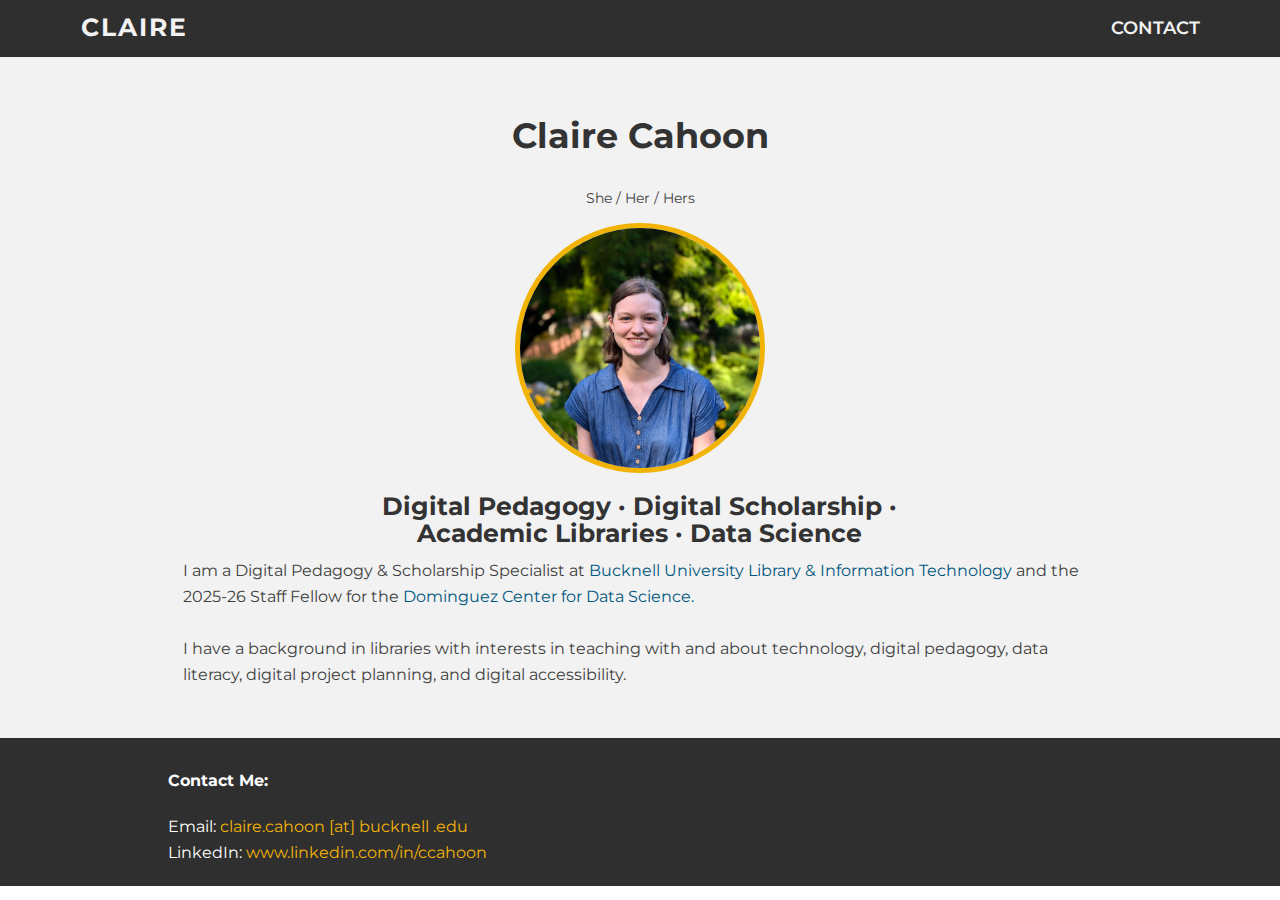
<file: index.html>
<!DOCTYPE html>
<html lang="en">
  <head>
    <meta charset="utf-8">
    <meta http-equiv="X-UA-Compatible" content="IE=edge">
    <meta name="viewport" content="width=device-width, initial-scale=1.0">
    <meta name="description" content="Personal Website for Claire Cahoon.">
    <meta name="author" content="Claire Cahoon">
    <link rel="shortcut icon" href="../../docs-assets/ico/favicon.png">

    <title>Claire Cahoon - Home</title>

    <!-- Bootstrap core CSS, "Stanley" Theme -->
    
    <link href="assets/css/bootstrap.css" rel="stylesheet">

    <!-- Custom styles -->
    <link href="assets/css/main.css" rel="stylesheet">
      
    <!--Tab Icon-->
    <link rel="icon" href="assets/img/browserIcon2.png">

    <!-- JavaScript Links -->
    <script src="https://code.jquery.com/jquery-1.10.2.min.js"></script>
    <script src="assets/js/hover.zoom.js"></script>
    <script src="assets/js/hover.zoom.conf.js"></script>


  </head>

  <body>

    <!-- Index navbar -->
    <div class="navbar navbar-static-top">
        
      <div class="container">

        <!--Left Navbar-->
        <div class="navbar-header" style="margin-left: 1%">
          <a class="navbar-homeName" href="index.html">Claire</a>
        </div>

        <!--Right Navbar-->
        <ul class="nav navbar-nav navbar-right" style="margin-left: 1%">
            <li><a href="contact.html">Contact</a></li>
        </ul>

      </div> <!--end container -->

        
    </div> <!-- /navbar -->

	<!-- Introduction -->
	<div class="greySection">
        <div class="container">
            <div class="row lg-col-12 centered">
                <!--Name Circle-->
                <div style="padding-bottom: 1%">
                    <h1 class="col-lg-12 centered">Claire Cahoon</h1>
                    <p class="centered pronouns">She / Her / Hers</p>
                    <span class="col-lg-12 centered"><img id="headshot" alt="Headshot of Claire Cahoon, a white woman in her 20s with medium-length brown hair standing outside" src="assets/img/ClaireCahoon_Headshot.jpg"></span>

                </div>
            </div>
	    
			<div class="row">
				<div class="col-lg-10 col-lg-offset-1">
					<h2 class="centered col-lg-8 col-lg-offset-2">Digital Pedagogy &middot; Digital Scholarship &middot; Academic Libraries &middot; Data Science </h2>
                    
                    <p class="col-lg-12">I am a Digital Pedagogy & Scholarship Specialist at <a href="https://dps.scholar.bucknell.edu/">Bucknell University Library & Information Technology</a> and the 2025-26 Staff Fellow for the <a href="https://www.bucknell.edu/academics/beyond-classroom/academic-centers-institutes/dominguez-center-data-science">Dominguez Center for Data Science.</a>
                    <br><br>I have a background in libraries with interests in teaching with and about technology, digital pedagogy, data literacy, digital project planning, and digital accessibility.
                    </p>
                    
				</div><!-- /col-lg-8 -->
			</div><!-- /row -->
	    </div> <!-- /container -->
	</div><!-- /ww -->
	
   
	<!-- Footer -->
	
	<div id="footer">
		<div class="container">
			<div class="row">
				<div class="col-lg-4 col-lg-offset-1">
                    <p><b>Contact Me:</b></p>
                    <p>
                        Email: <a>claire.cahoon [at] bucknell .edu</a> <br>
                        LinkedIn: <a href="https://www.linkedin.com/in/ccahoon">www.linkedin.com/in/ccahoon</a> <br>
                    </p>
				</div><!-- /col-lg-4 -->
                
			</div><!-- /row -->
		
		</div> <!-- /container -->
	</div> <!-- /footer -->
    <!-- Thank you to Blacktie.co's "Stanley" theme for providing the HTML and CSS framwork, and JS -->
	
    <script src="assets/js/bootstrap.min.js"></script>
  </body>
</html>
</file>
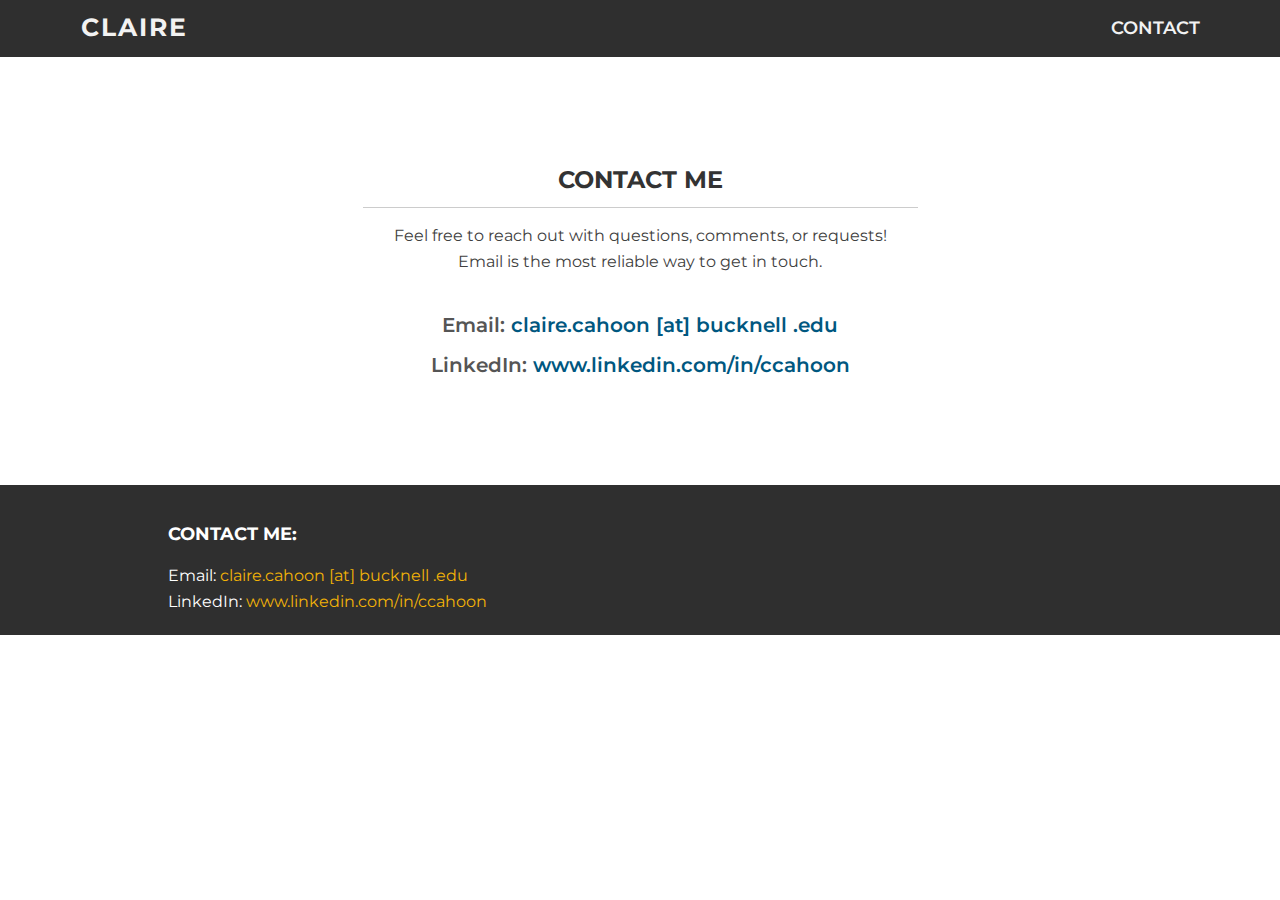
<file: contact.html>
<!DOCTYPE html>
<html lang="en">
  <head>
    <meta charset="utf-8">
    <meta http-equiv="X-UA-Compatible" content="IE=edge">
    <meta name="viewport" content="width=device-width, initial-scale=1.0">
    <meta name="description" content="Personal Website for Claire Cahoon.">
    <meta name="author" content="Claire Cahoon">
    <link rel="shortcut icon" href="../../docs-assets/ico/favicon.png">

    <title>Claire Cahoon - Contact Me</title>

    <!-- Bootstrap core CSS, "Stanley" Theme -->
    <link href="assets/css/bootstrap.css" rel="stylesheet">

    <!-- Custom styles -->
    <link href="assets/css/main.css" rel="stylesheet">

    <!-- JavaScript Links -->
    <script src="https://code.jquery.com/jquery-1.10.2.min.js"></script>
    <script src="assets/js/hover.zoom.js"></script>
    <script src="assets/js/hover.zoom.conf.js"></script>


  </head>

  <body>
    <!-- Index navbar -->
    <div class="navbar navbar-static-top">
    
      <div class="container">
          
        <!--Left Navbar-->
        <div class="navbar-header" style="margin-left: 1%">
          <a class="navbar-homeName" href="index.html">Claire</a>
        </div>
          
        <!--Right Navbar-->
        <ul class="nav navbar-nav navbar-right" style="margin-left: 1%">
            <li><a href="contact.html">Contact</a></li>
        </ul>
            
      </div> <!--end container -->

    </div> <!-- /navbar -->

	
	
	<!-- Contact Section -->
	
	<div class="container pSpace">
		<div class="row mSpace">
			<div class="col-lg-6 col-lg-offset-3 centered">
				<h3>CONTACT ME</h3>
				<hr>
				<p>Feel free to reach out with questions, comments, or requests! <br>Email is the most reliable way to get in touch.</p>
			
                <br>
                <div class="contactP">
                Email: <a>claire.cahoon [at] bucknell .edu</a>
                    <br><br>
                LinkedIn: <a href="https://www.linkedin.com/in/ccahoon">www.linkedin.com/in/ccahoon</a>
                </div>
                <br>
                
            </div>
		</div>

	</div><!-- /container -->
	
	
<!-- Footer -->
	
	<div id="footer">
		<div class="container">
			<div class="row">
				<div class="col-lg-4 col-lg-offset-1">
                    <h4>Contact Me:</h4>
                    <p>
                        Email: <a>claire.cahoon [at] bucknell .edu</a> <br>
                        LinkedIn: <a href="https://www.linkedin.com/in/ccahoon">www.linkedin.com/in/ccahoon</a> <br>
                    </p>
				</div><!-- /col-lg-4 -->
                
			</div><!-- /row -->
		
		</div> <!-- /container -->
	</div> <!-- /footer -->
	

      <script src="assets/js/bootstrap.min.js"></script>
  </body>
</html>
</file>
<file: assets/css/main.css>
/*
 * Template author: Carlos Alvarez
 * URL: http://alvarez.is
 * Project Name: STANLEY - Free Bootstrap 3 Theme
 * Version: 1.0
 * URL: http://blacktie.co

Colors:
Dark Blue: #005780
Lighter Blue: #007EB5
Yellow: #F2B307
Mid Gray: #f2f2f2
Dark Gray: #2f2f2f
 */

@import url(http://fonts.googleapis.com/css?family=Montserrat:400,700);

body {
  	background-color: #ffffff;
  	font-family: 'Montserrat', sans-serif;
    font-weight: 400;
    font-size: 14px;
    color: #555;

    -webkit-font-smoothing: antialiased;
    -webkit-overflow-scrolling: touch;
}

hr {
    display: block;
    height: 1px;
    border: 0;
    border-top: 1px solid #ccc;
    margin: 1em 0;
    padding: 0;
}

/* Titles */
h1, h2, h3, h4, h5, h6 {
	font-family: 'Montserrat', sans-serif;
    font-weight: 700;
    color: #333;
}

h1 {
	font-size: 35px;
	margin-top: 30px;
	margin-bottom: 30px;
}

h2 {
	font-size: 25px;
}

/* Paragraph & Typographic */
p {
    line-height: 26px;
    margin-bottom: 20px;
    font-size: 16px;
    color: #404040;
}

.centered {
    text-align: center;
}


/* Links */
a {
    color: #005780;
    word-wrap: break-word;

    -webkit-transition: color 0.1s ease-in, background 0.1s ease-in;
    -moz-transition: color 0.1s ease-in, background 0.1s ease-in;
    -ms-transition: color 0.1s ease-in, background 0.1s ease-in;
    -o-transition: color 0.1s ease-in, background 0.1s ease-in;
    transition: color 0.1s ease-in, background 0.1s ease-in;
}

a:hover, a:focus {
    color: #052F5F;
    text-decoration: none;
}

a:before, a:after {
    -webkit-transition: color 0.1s ease-in, background 0.1s ease-in;
    -moz-transition: color 0.1s ease-in, background 0.1s ease-in;
    -ms-transition: color 0.1s ease-in, background 0.1s ease-in;
    -o-transition: color 0.1s ease-in, background 0.1s ease-in;
    transition: color 0.1s ease-in, background 0.1s ease-in;
}


/* NavBar */
.navbar {
	height: 14%;
    
    margin-bottom: 0px;
    padding-bottom: 10px;
	padding-top: 10px;
    
    text-transform: uppercase;
	font-size: 18px;
    color: #f2f2f2;
    
    background-color: #2f2f2f;
    border-color: transparent;
}

.navbar-homeName {
	font-weight: 700;
	font-size: 25px;
	letter-spacing: 2px;
    padding-bottom: 0px;
    color: #f2f2f2;
}

/* NavBar Links */
.navbar-nav > li > a {
	color: #f2f2f2;
    font-weight: 600;
    padding: 8px 25px 0px 25px;
}

.navbar-nav > li > a:hover {
	color: #F2B307;
    background: transparent;
}

.navbar-homeName:hover {
    color: #F2B307;
}

.navbar-toggle {
	border-color: transparent;
}

/* Footer */
#footer {
	background-color: #2f2f2f;
	padding-top: 30px;
	padding-bottom: 0px; 
}

#footer p {
	color: white;
}

#footer h4 {
	color: white;
	text-transform: uppercase;
	padding-bottom: 8px;
}

#footer a {
    color: #F2B307;
}

#footer a:hover, a:focus {
    color: #f2f2f2;
    text-decoration: none;
}

/* Bonus Margins and Padding */

.mSpace {
	margin-top: 40px;
	margin-bottom: 40px;
}

.pSpace {
	padding-top: 50px;
	padding-bottom: 50px;
}


/* Sections */

.greySection {
	padding-top: 30px;
	padding-bottom: 30px;
	background-color: #f2f2f2;
}


/* Image Hover Effects */
/* Effects also are controled by hover.zoom.js */
.zoom { 
    display:block; 
    position:relative; 
    overflow:hidden; 
    background:transparent url(../img/loader.gif) no-repeat center;
}

.zoomOverlay {
        position:absolute;
        top:0; left:0;
        bottom:0; right:0;
        display:none;
        background-image:url(../img/zoom.png);
        background-repeat:no-repeat;
        background-position:center;
    }

.zoom2 {
	opacity: 1;
}

.zoom2:hover {
	opacity: 0.5;
}

/* glyphicon Configuration */

.glyphicon {
	font-size: 40px;
	color: #17B200;
}


/* Home Page */

#headshot{
    width: 250px;
    border-style: solid;
    border-radius: 150px;
    border-color: #F2B307;
    border-width: 5px;
    margin-left: 0%;
}

.homeName1{
    font-size: 35px;
    font-weight: 600;
    color: #2f2f2f;
    #margin-left: 31%;
    #margin-right: 2%;
}

.homeName2{
    font-size: 35px;
    font-weight: 600;
    color: #2f2f2f;
    #margin-left: 2%;
    #margin-right: 31%;
}

.pronouns{
    color: #404040;
    margin: 0 1% 1% 1%;
    text-align: center;
    font-size: 14px;
}

/* Home Page */
.contactP{
    font-size: 20px;
    font-weight: 600;
    line-height: 20px;
}

/* Experience Page */

table {
    margin: auto;
    width: 90%;
    margin-top: 8%;
}

td {
    padding: 0% 2% 7% 2%;
}

.exImg {
    padding-top: 2%;
    padding-bottom: 2%
}

.exText {
    margin-bottom: 5%;
    margin-top: 5%;
}

.exSkill {
    width: 20%;
    padding: 5%;
}

.imageRef{
    color: gray;
    font-size: 12px;
    font-style: italic;
    line-height: 16px;
}
</file>
